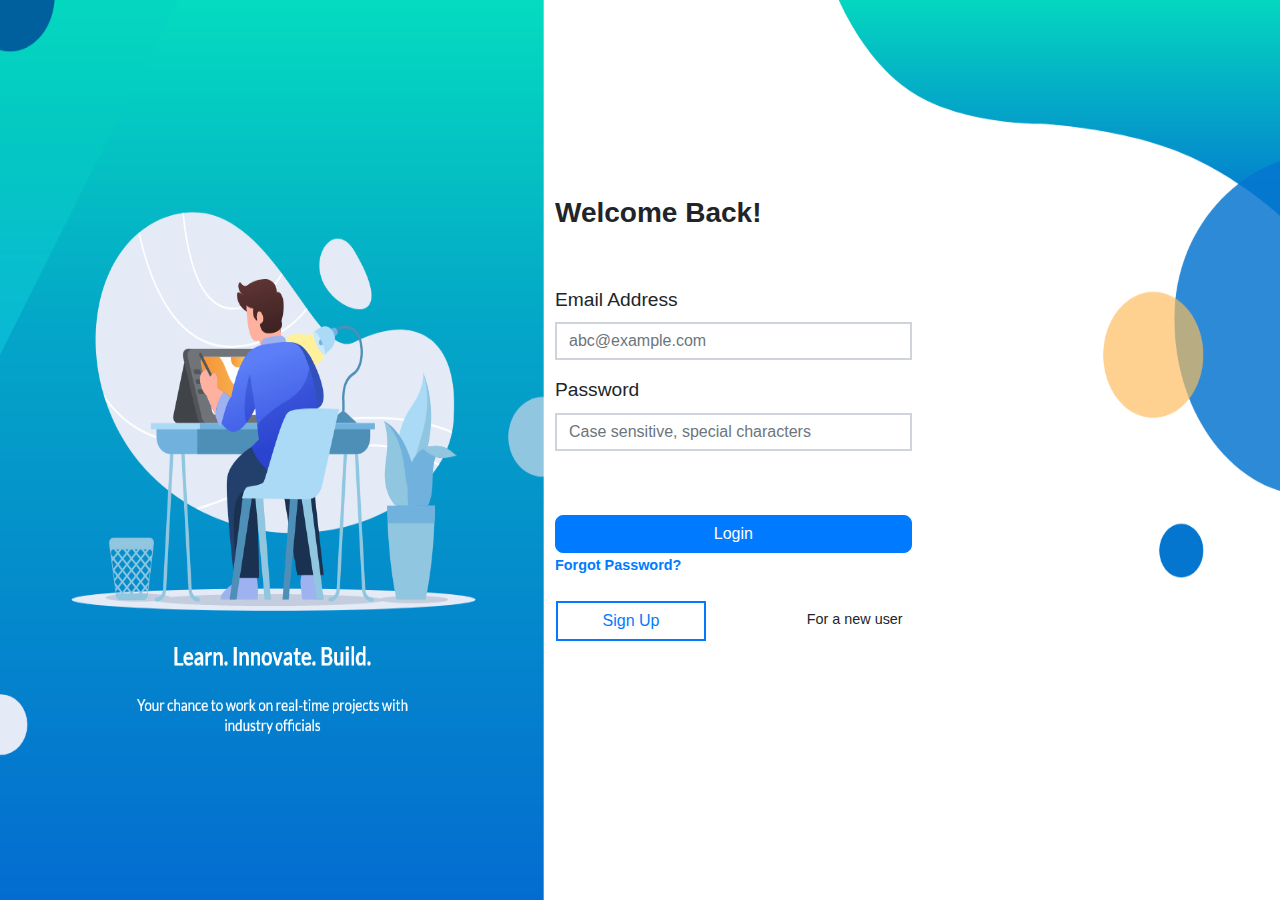
<file: login.html>
<!DOCTYPE html>
<html lang="en">
<head>
    <meta charset="UTF-8">
    <meta name="viewport" content="width=device-width, initial-scale=1.0">
	<title>login</title>
		<link rel="stylesheet" href="login.css">
    	<link rel="stylesheet" href="https://stackpath.bootstrapcdn.com/bootstrap/4.4.1/css/bootstrap.min.css"
		integrity="sha384-Vkoo8x4CGsO3+Hhxv8T/Q5PaXtkKtu6ug5TOeNV6gBiFeWPGFN9MuhOf23Q9Ifjh" crossorigin="anonymous">
</head>
<body>
	<div class="login">
	<div class="col-12 offset-0 col-md-4 offset-md-6" id="login">
		<br>
		<br>
		<br>
		<br>
		<div class="card" style="background-color: transparent; border: none;">
			<div class="card-body">
				<h3 style="font-weight: 700;">Welcome Back!</h3>
				<br>
				<br>
				<form action="/auth/login" method="POST">
					<div class="form-group">
						<label for="exampleInputEmail1" style="font-size: 1.2rem;">Email Address</label>
						<input type="email" class="form-control" id="exampleInputEmail1" name="email"
							aria-describedby="emailHelp" placeholder="abc@example.com"
							style="border-radius: 0;border-width: 2px;">
					</div>
					<div class="form-group">
						<label for="exampleInputPassword1" style="font-size: 1.2rem;">Password</label>
						<input type="password" class="form-control" id="exampleInputPassword1" name="password"
							placeholder="Case sensitive, special characters"
							style="border-radius: 0; border-width: 2px;">
					</div>
					<br>
					<br>
					<button type="submit" class="btn btn-primary" style="width: 100%;border-radius: 8px;">Login</button>
					<br>
					<a style="font-weight: 700;font-size: 0.9rem;" href="#">Forgot Password?</a>
					<br>
					<br>
					<div class="row">
						<div>
							<a class="btn ml-3" href="/signup"
								style="width: 150px;  color: #007bff; border: 2px solid #007bff; border-radius: 0;">Sign
								Up</a>
						</div>
						<div class="ml-auto mt-2">
							<p class="mr-4" style="font-size: 0.9rem;">For a new user</p>
						</div>
					</div>
				</form>
			</div>
		</div>
	</div>
	</div>
    <script src="https://code.jquery.com/jquery-3.4.1.slim.min.js"
		integrity="sha384-J6qa4849blE2+poT4WnyKhv5vZF5SrPo0iEjwBvKU7imGFAV0wwj1yYfoRSJoZ+n"
		crossorigin="anonymous"></script>
	<script src="https://cdn.jsdelivr.net/npm/popper.js@1.16.0/dist/umd/popper.min.js"
		integrity="sha384-Q6E9RHvbIyZFJoft+2mJbHaEWldlvI9IOYy5n3zV9zzTtmI3UksdQRVvoxMfooAo"
		crossorigin="anonymous"></script>
	<script src="https://stackpath.bootstrapcdn.com/bootstrap/4.4.1/js/bootstrap.min.js"
		integrity="sha384-wfSDF2E50Y2D1uUdj0O3uMBJnjuUD4Ih7YwaYd1iqfktj0Uod8GCExl3Og8ifwB6"
		crossorigin="anonymous"></script>
</body>
</html>
</file>
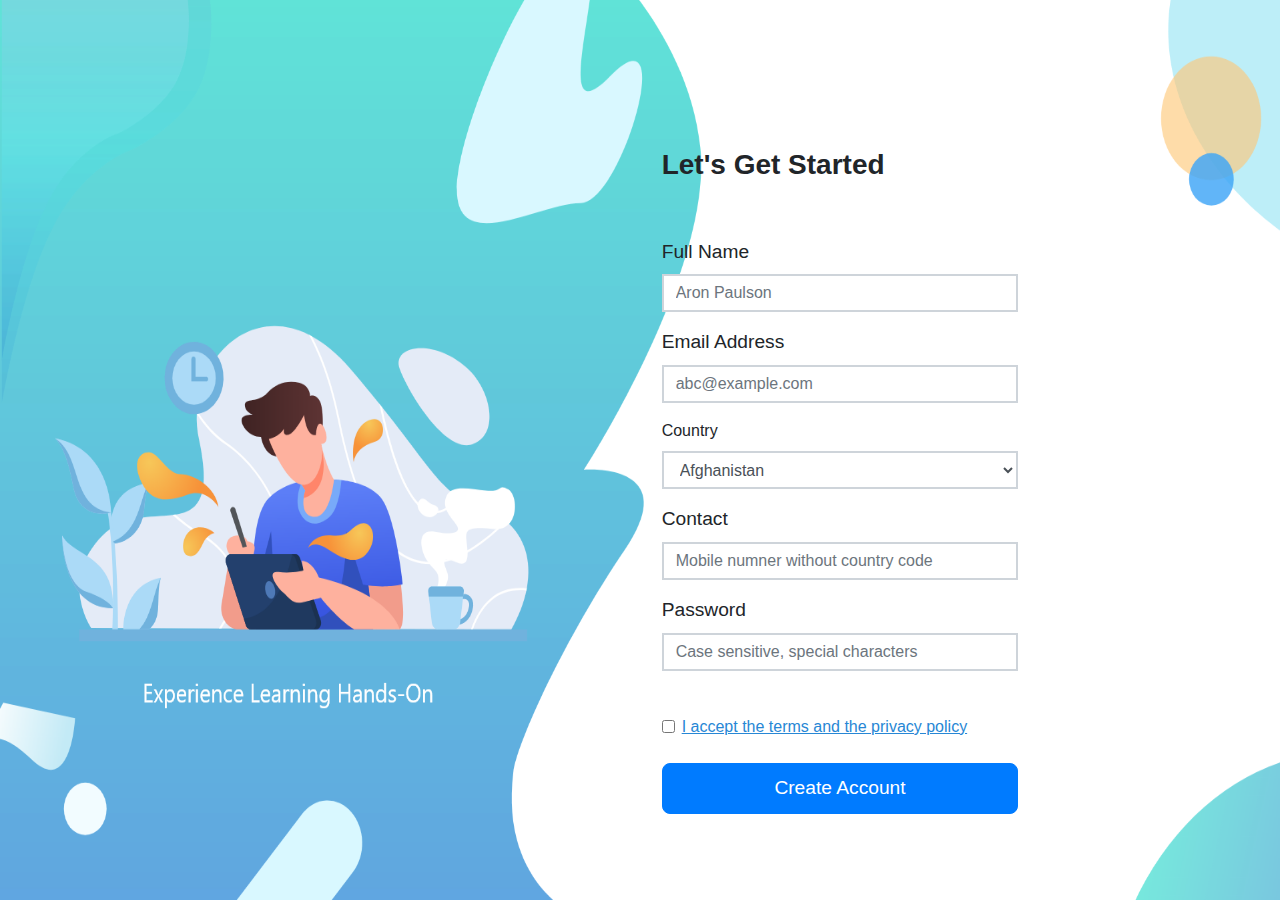
<file: signin.html>
<!DOCTYPE html>
<html lang="en">
<head>
    <meta charset="UTF-8">
    <meta name="viewport" content="width=device-width, initial-scale=1.0">
	<title>signin</title>
		<link href="sigin.css" rel="stylesheet">
    	<link rel="stylesheet" href="https://stackpath.bootstrapcdn.com/bootstrap/4.4.1/css/bootstrap.min.css"
		integrity="sha384-Vkoo8x4CGsO3+Hhxv8T/Q5PaXtkKtu6ug5TOeNV6gBiFeWPGFN9MuhOf23Q9Ifjh" crossorigin="anonymous">
</head>
<body>
<div class="signin">
		<div class="col-12 offset-0 col-md-4 offset-md-7" id="signup">
		<br>

		<br>
		<div class="card" style="background-color: transparent; border: none;">
			<div class="card-body">
				<h3 style="font-weight: 700;">Let's Get Started</h3>
				<br>
				<br>
				<form action="/auth/register" method="POST">
					<div class="form-group">
						<label for="exampleInputPassword1" style="font-size: 1.2rem;">Full Name</label>
						<input type="text" class="form-control" id="exampleInputPassword1" placeholder="Aron Paulson"
							name="name" style="border-radius: 0; border-width: 2px;">
					</div>
					<div class="form-group">
						<label for="exampleInputEmail1" style="font-size: 1.2rem;">Email Address</label>
						<input type="email" class="form-control" id="exampleInputEmail1" aria-describedby="emailHelp"
							name="email" placeholder="abc@example.com" style="border-radius: 0;border-width: 2px;">
					</div>
					<div class="form-group">
						<label for="exampleFormControlSelect1">Country</label>
						<select class="form-control" id="exampleFormControlSelect1"
							style="border-radius: 0;border-width: 2px;" name="country">
							<option value="Afganistan">Afghanistan</option>
							<option value="Albania">Albania</option>
							<option value="Algeria">Algeria</option>
							<option value="American Samoa">American Samoa</option>
							<option value="Andorra">Andorra</option>
							<option value="Angola">Angola</option>
							<option value="Anguilla">Anguilla</option>
							<option value="Antigua & Barbuda">Antigua & Barbuda</option>
							<option value="Argentina">Argentina</option>
							<option value="Armenia">Armenia</option>
							<option value="Aruba">Aruba</option>
							<option value="Australia">Australia</option>
							<option value="Austria">Austria</option>
							<option value="Azerbaijan">Azerbaijan</option>
							<option value="Bahamas">Bahamas</option>
							<option value="Bahrain">Bahrain</option>
							<option value="Bangladesh">Bangladesh</option>
							<option value="Barbados">Barbados</option>
							<option value="Belarus">Belarus</option>
							<option value="Belgium">Belgium</option>
							<option value="Belize">Belize</option>
							<option value="Benin">Benin</option>
							<option value="Bermuda">Bermuda</option>
							<option value="Bhutan">Bhutan</option>
							<option value="Bolivia">Bolivia</option>
							<option value="Bonaire">Bonaire</option>
							<option value="Bosnia & Herzegovina">Bosnia & Herzegovina</option>
							<option value="Botswana">Botswana</option>
							<option value="Brazil">Brazil</option>
							<option value="British Indian Ocean Ter">British Indian Ocean Ter</option>
							<option value="Brunei">Brunei</option>
							<option value="Bulgaria">Bulgaria</option>
							<option value="Burkina Faso">Burkina Faso</option>
							<option value="Burundi">Burundi</option>
							<option value="Cambodia">Cambodia</option>
							<option value="Cameroon">Cameroon</option>
							<option value="Canada">Canada</option>
							<option value="Canary Islands">Canary Islands</option>
							<option value="Cape Verde">Cape Verde</option>
							<option value="Cayman Islands">Cayman Islands</option>
							<option value="Central African Republic">Central African Republic</option>
							<option value="Chad">Chad</option>
							<option value="Channel Islands">Channel Islands</option>
							<option value="Chile">Chile</option>
							<option value="China">China</option>
							<option value="Christmas Island">Christmas Island</option>
							<option value="Cocos Island">Cocos Island</option>
							<option value="Colombia">Colombia</option>
							<option value="Comoros">Comoros</option>
							<option value="Congo">Congo</option>
							<option value="Cook Islands">Cook Islands</option>
							<option value="Costa Rica">Costa Rica</option>
							<option value="Cote DIvoire">Cote DIvoire</option>
							<option value="Croatia">Croatia</option>
							<option value="Cuba">Cuba</option>
							<option value="Curaco">Curacao</option>
							<option value="Cyprus">Cyprus</option>
							<option value="Czech Republic">Czech Republic</option>
							<option value="Denmark">Denmark</option>
							<option value="Djibouti">Djibouti</option>
							<option value="Dominica">Dominica</option>
							<option value="Dominican Republic">Dominican Republic</option>
							<option value="East Timor">East Timor</option>
							<option value="Ecuador">Ecuador</option>
							<option value="Egypt">Egypt</option>
							<option value="El Salvador">El Salvador</option>
							<option value="Equatorial Guinea">Equatorial Guinea</option>
							<option value="Eritrea">Eritrea</option>
							<option value="Estonia">Estonia</option>
							<option value="Ethiopia">Ethiopia</option>
							<option value="Falkland Islands">Falkland Islands</option>
							<option value="Faroe Islands">Faroe Islands</option>
							<option value="Fiji">Fiji</option>
							<option value="Finland">Finland</option>
							<option value="France">France</option>
							<option value="French Guiana">French Guiana</option>
							<option value="French Polynesia">French Polynesia</option>
							<option value="French Southern Ter">French Southern Ter</option>
							<option value="Gabon">Gabon</option>
							<option value="Gambia">Gambia</option>
							<option value="Georgia">Georgia</option>
							<option value="Germany">Germany</option>
							<option value="Ghana">Ghana</option>
							<option value="Gibraltar">Gibraltar</option>
							<option value="Great Britain">Great Britain</option>
							<option value="Greece">Greece</option>
							<option value="Greenland">Greenland</option>
							<option value="Grenada">Grenada</option>
							<option value="Guadeloupe">Guadeloupe</option>
							<option value="Guam">Guam</option>
							<option value="Guatemala">Guatemala</option>
							<option value="Guinea">Guinea</option>
							<option value="Guyana">Guyana</option>
							<option value="Haiti">Haiti</option>
							<option value="Hawaii">Hawaii</option>
							<option value="Honduras">Honduras</option>
							<option value="Hong Kong">Hong Kong</option>
							<option value="Hungary">Hungary</option>
							<option value="Iceland">Iceland</option>
							<option value="Indonesia">Indonesia</option>
							<option value="India">India</option>
							<option value="Iran">Iran</option>
							<option value="Iraq">Iraq</option>
							<option value="Ireland">Ireland</option>
							<option value="Isle of Man">Isle of Man</option>
							<option value="Israel">Israel</option>
							<option value="Italy">Italy</option>
							<option value="Jamaica">Jamaica</option>
							<option value="Japan">Japan</option>
							<option value="Jordan">Jordan</option>
							<option value="Kazakhstan">Kazakhstan</option>
							<option value="Kenya">Kenya</option>
							<option value="Kiribati">Kiribati</option>
							<option value="Korea North">Korea North</option>
							<option value="Korea Sout">Korea South</option>
							<option value="Kuwait">Kuwait</option>
							<option value="Kyrgyzstan">Kyrgyzstan</option>
							<option value="Laos">Laos</option>
							<option value="Latvia">Latvia</option>
							<option value="Lebanon">Lebanon</option>
							<option value="Lesotho">Lesotho</option>
							<option value="Liberia">Liberia</option>
							<option value="Libya">Libya</option>
							<option value="Liechtenstein">Liechtenstein</option>
							<option value="Lithuania">Lithuania</option>
							<option value="Luxembourg">Luxembourg</option>
							<option value="Macau">Macau</option>
							<option value="Macedonia">Macedonia</option>
							<option value="Madagascar">Madagascar</option>
							<option value="Malaysia">Malaysia</option>
							<option value="Malawi">Malawi</option>
							<option value="Maldives">Maldives</option>
							<option value="Mali">Mali</option>
							<option value="Malta">Malta</option>
							<option value="Marshall Islands">Marshall Islands</option>
							<option value="Martinique">Martinique</option>
							<option value="Mauritania">Mauritania</option>
							<option value="Mauritius">Mauritius</option>
							<option value="Mayotte">Mayotte</option>
							<option value="Mexico">Mexico</option>
							<option value="Midway Islands">Midway Islands</option>
							<option value="Moldova">Moldova</option>
							<option value="Monaco">Monaco</option>
							<option value="Mongolia">Mongolia</option>
							<option value="Montserrat">Montserrat</option>
							<option value="Morocco">Morocco</option>
							<option value="Mozambique">Mozambique</option>
							<option value="Myanmar">Myanmar</option>
							<option value="Nambia">Nambia</option>
							<option value="Nauru">Nauru</option>
							<option value="Nepal">Nepal</option>
							<option value="Netherland Antilles">Netherland Antilles</option>
							<option value="Netherlands">Netherlands (Holland, Europe)</option>
							<option value="Nevis">Nevis</option>
							<option value="New Caledonia">New Caledonia</option>
							<option value="New Zealand">New Zealand</option>
							<option value="Nicaragua">Nicaragua</option>
							<option value="Niger">Niger</option>
							<option value="Nigeria">Nigeria</option>
							<option value="Niue">Niue</option>
							<option value="Norfolk Island">Norfolk Island</option>
							<option value="Norway">Norway</option>
							<option value="Oman">Oman</option>
							<option value="Pakistan">Pakistan</option>
							<option value="Palau Island">Palau Island</option>
							<option value="Palestine">Palestine</option>
							<option value="Panama">Panama</option>
							<option value="Papua New Guinea">Papua New Guinea</option>
							<option value="Paraguay">Paraguay</option>
							<option value="Peru">Peru</option>
							<option value="Phillipines">Philippines</option>
							<option value="Pitcairn Island">Pitcairn Island</option>
							<option value="Poland">Poland</option>
							<option value="Portugal">Portugal</option>
							<option value="Puerto Rico">Puerto Rico</option>
							<option value="Qatar">Qatar</option>
							<option value="Republic of Montenegro">Republic of Montenegro</option>
							<option value="Republic of Serbia">Republic of Serbia</option>
							<option value="Reunion">Reunion</option>
							<option value="Romania">Romania</option>
							<option value="Russia">Russia</option>
							<option value="Rwanda">Rwanda</option>
							<option value="St Barthelemy">St Barthelemy</option>
							<option value="St Eustatius">St Eustatius</option>
							<option value="St Helena">St Helena</option>
							<option value="St Kitts-Nevis">St Kitts-Nevis</option>
							<option value="St Lucia">St Lucia</option>
							<option value="St Maarten">St Maarten</option>
							<option value="St Pierre & Miquelon">St Pierre & Miquelon</option>
							<option value="St Vincent & Grenadines">St Vincent & Grenadines</option>
							<option value="Saipan">Saipan</option>
							<option value="Samoa">Samoa</option>
							<option value="Samoa American">Samoa American</option>
							<option value="San Marino">San Marino</option>
							<option value="Sao Tome & Principe">Sao Tome & Principe</option>
							<option value="Saudi Arabia">Saudi Arabia</option>
							<option value="Senegal">Senegal</option>
							<option value="Seychelles">Seychelles</option>
							<option value="Sierra Leone">Sierra Leone</option>
							<option value="Singapore">Singapore</option>
							<option value="Slovakia">Slovakia</option>
							<option value="Slovenia">Slovenia</option>
							<option value="Solomon Islands">Solomon Islands</option>
							<option value="Somalia">Somalia</option>
							<option value="South Africa">South Africa</option>
							<option value="Spain">Spain</option>
							<option value="Sri Lanka">Sri Lanka</option>
							<option value="Sudan">Sudan</option>
							<option value="Suriname">Suriname</option>
							<option value="Swaziland">Swaziland</option>
							<option value="Sweden">Sweden</option>
							<option value="Switzerland">Switzerland</option>
							<option value="Syria">Syria</option>
							<option value="Tahiti">Tahiti</option>
							<option value="Taiwan">Taiwan</option>
							<option value="Tajikistan">Tajikistan</option>
							<option value="Tanzania">Tanzania</option>
							<option value="Thailand">Thailand</option>
							<option value="Togo">Togo</option>
							<option value="Tokelau">Tokelau</option>
							<option value="Tonga">Tonga</option>
							<option value="Trinidad & Tobago">Trinidad & Tobago</option>
							<option value="Tunisia">Tunisia</option>
							<option value="Turkey">Turkey</option>
							<option value="Turkmenistan">Turkmenistan</option>
							<option value="Turks & Caicos Is">Turks & Caicos Is</option>
							<option value="Tuvalu">Tuvalu</option>
							<option value="Uganda">Uganda</option>
							<option value="United Kingdom">United Kingdom</option>
							<option value="Ukraine">Ukraine</option>
							<option value="United Arab Erimates">United Arab Emirates</option>
							<option value="United States of America">United States of America</option>
							<option value="Uraguay">Uruguay</option>
							<option value="Uzbekistan">Uzbekistan</option>
							<option value="Vanuatu">Vanuatu</option>
							<option value="Vatican City State">Vatican City State</option>
							<option value="Venezuela">Venezuela</option>
							<option value="Vietnam">Vietnam</option>
							<option value="Virgin Islands (Brit)">Virgin Islands (Brit)</option>
							<option value="Virgin Islands (USA)">Virgin Islands (USA)</option>
							<option value="Wake Island">Wake Island</option>
							<option value="Wallis & Futana Is">Wallis & Futana Is</option>
							<option value="Yemen">Yemen</option>
							<option value="Zaire">Zaire</option>
							<option value="Zambia">Zambia</option>
							<option value="Zimbabwe">Zimbabwe</option>
						</select>
					</div>
					<div class="form-group">
						<label for="exampleInputEmail1" style="font-size: 1.2rem;">Contact</label>
						<input type="text" class="form-control" id="exampleInputEmail1" aria-describedby="emailHelp"
							name="phone" placeholder="Mobile numner without country code"
							style="border-radius: 0;border-width: 2px;">
					</div>
					<div class="form-group">
						<label for="exampleInputPassword1" style="font-size: 1.2rem;">Password</label>
						<input type="password" class="form-control" id="exampleInputPassword1"
							placeholder="Case sensitive, special characters"
							style="border-radius: 0; border-width: 2px;" name="password">
					</div>

					<br>
					<div class="form-check pt-1">
						<input type="checkbox" class="form-check-input" id="exampleCheck1" required>
						<label class="form-check-label" for="exampleCheck1"
							style="color: #2787D5;text-decoration: underline;">I accept the terms and the privacy
							policy</label>
					</div>
					<br>
					<button type="submit" class="btn btn-primary"
						style="width: 100%;border-radius: 8px;font-size: 1.2rem;padding: 10px">Create
						Account</button>
					<br>
					
				</form>
			</div>
		</div>
	</div>
	</div>

    <script src="https://code.jquery.com/jquery-3.4.1.slim.min.js"
		integrity="sha384-J6qa4849blE2+poT4WnyKhv5vZF5SrPo0iEjwBvKU7imGFAV0wwj1yYfoRSJoZ+n"
		crossorigin="anonymous"></script>
	<script src="https://cdn.jsdelivr.net/npm/popper.js@1.16.0/dist/umd/popper.min.js"
		integrity="sha384-Q6E9RHvbIyZFJoft+2mJbHaEWldlvI9IOYy5n3zV9zzTtmI3UksdQRVvoxMfooAo"
		crossorigin="anonymous"></script>
	<script src="https://stackpath.bootstrapcdn.com/bootstrap/4.4.1/js/bootstrap.min.js"
		integrity="sha384-wfSDF2E50Y2D1uUdj0O3uMBJnjuUD4Ih7YwaYd1iqfktj0Uod8GCExl3Og8ifwB6"
		crossorigin="anonymous"></script>
</body>
</html>
</file>
<file: login.css>
.login{
  background-image: url(./images/Component\ 3\ –\ 1.png);
  background-repeat: round;
  width: 100%;
  height: 100vh;
}
#login{
  padding-top: 80px;
}
.card{

right: 120px;

}

@media screen and (max-width: 600px) {
  body{
    padding: 0px;
  }
  .login{
    background-image: none;
  }
  #login{
    padding-top: 0px;
  }
  .card{
    right:0px;
  }
}
</file>
<file: sigin.css>
.signin{
  background-image: url(./images/Component\ 2\ –\ 1.png);
  background-repeat: round;
  width: 100%;
  height: 100vh;
}
#signup{
  padding-top: 80px;
}
.card{

right: 120px;

}

@media screen and (max-width: 600px) {
  body{
    padding: 0px;
  }
  .signin{
    background-image: none;
  }
  #signup{
    padding-top: 0px;
  }
  .card{
    right:0px;
  }
}
</file>
